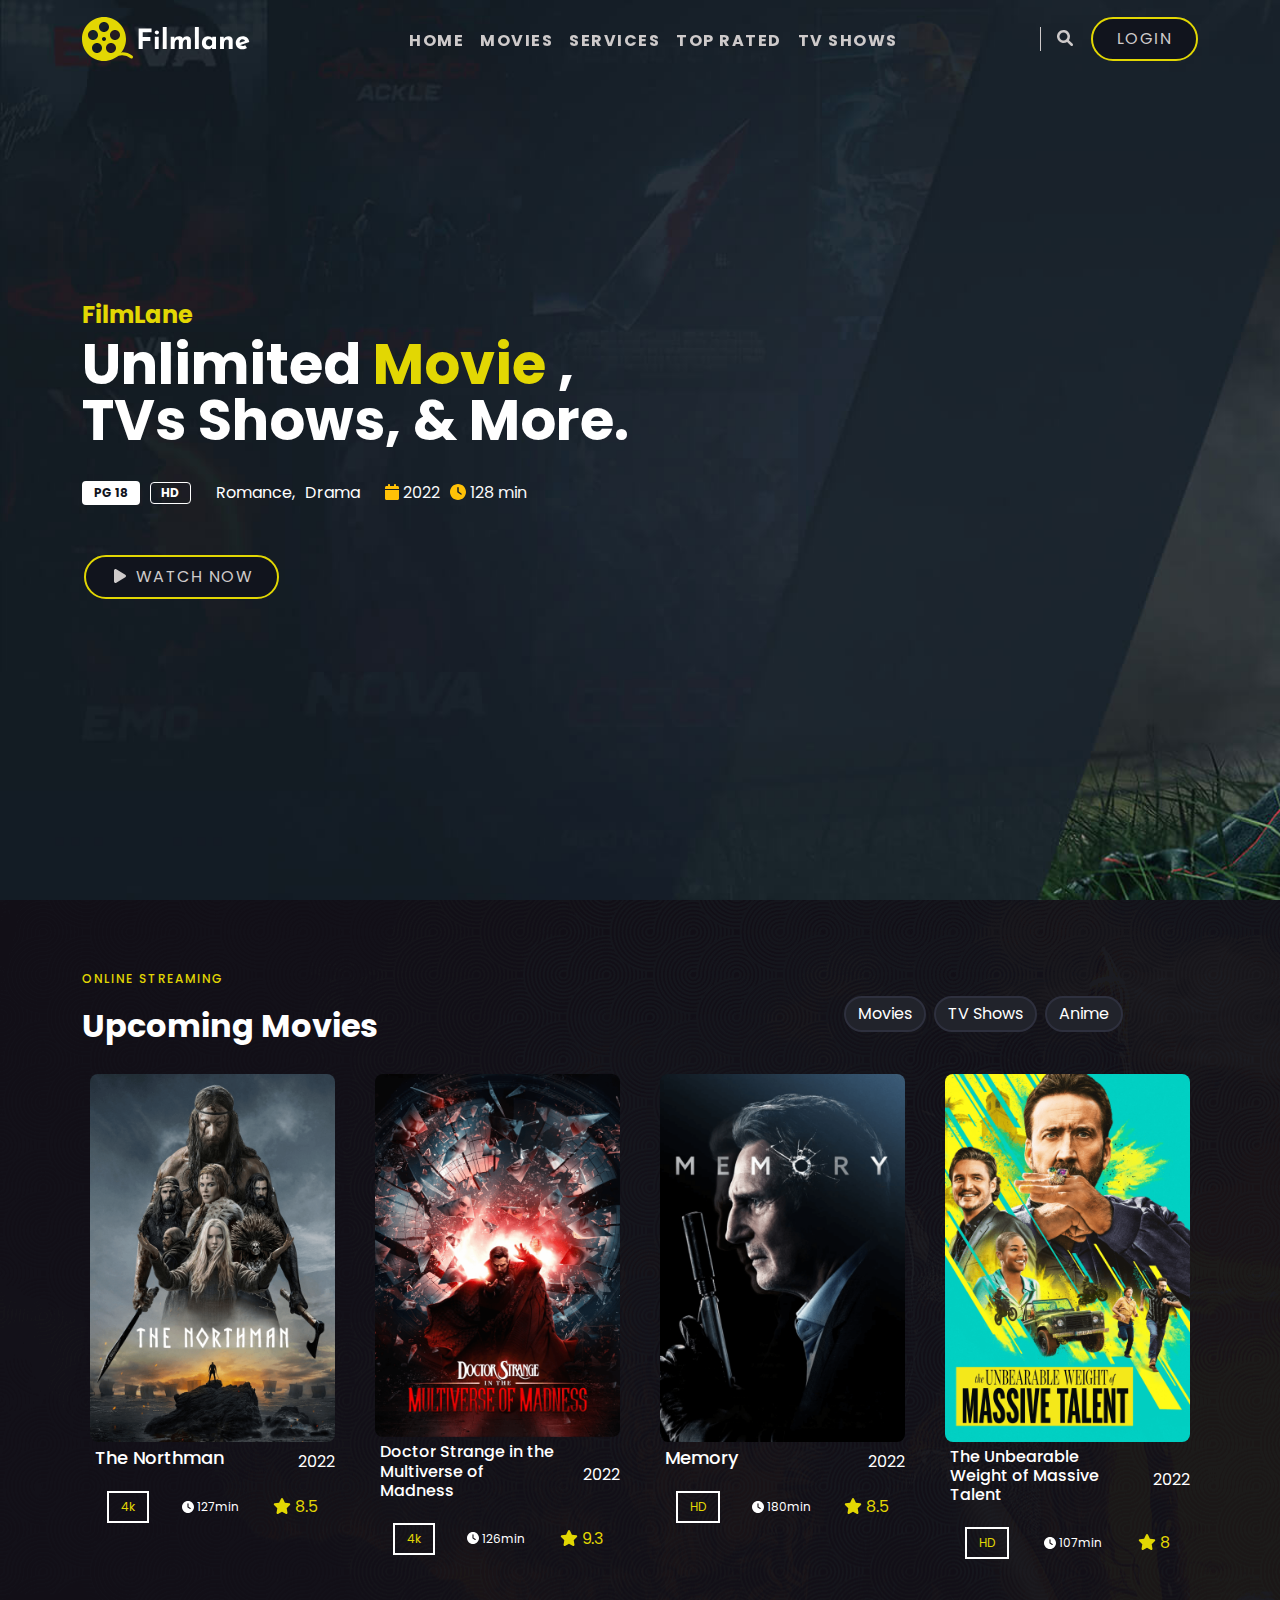
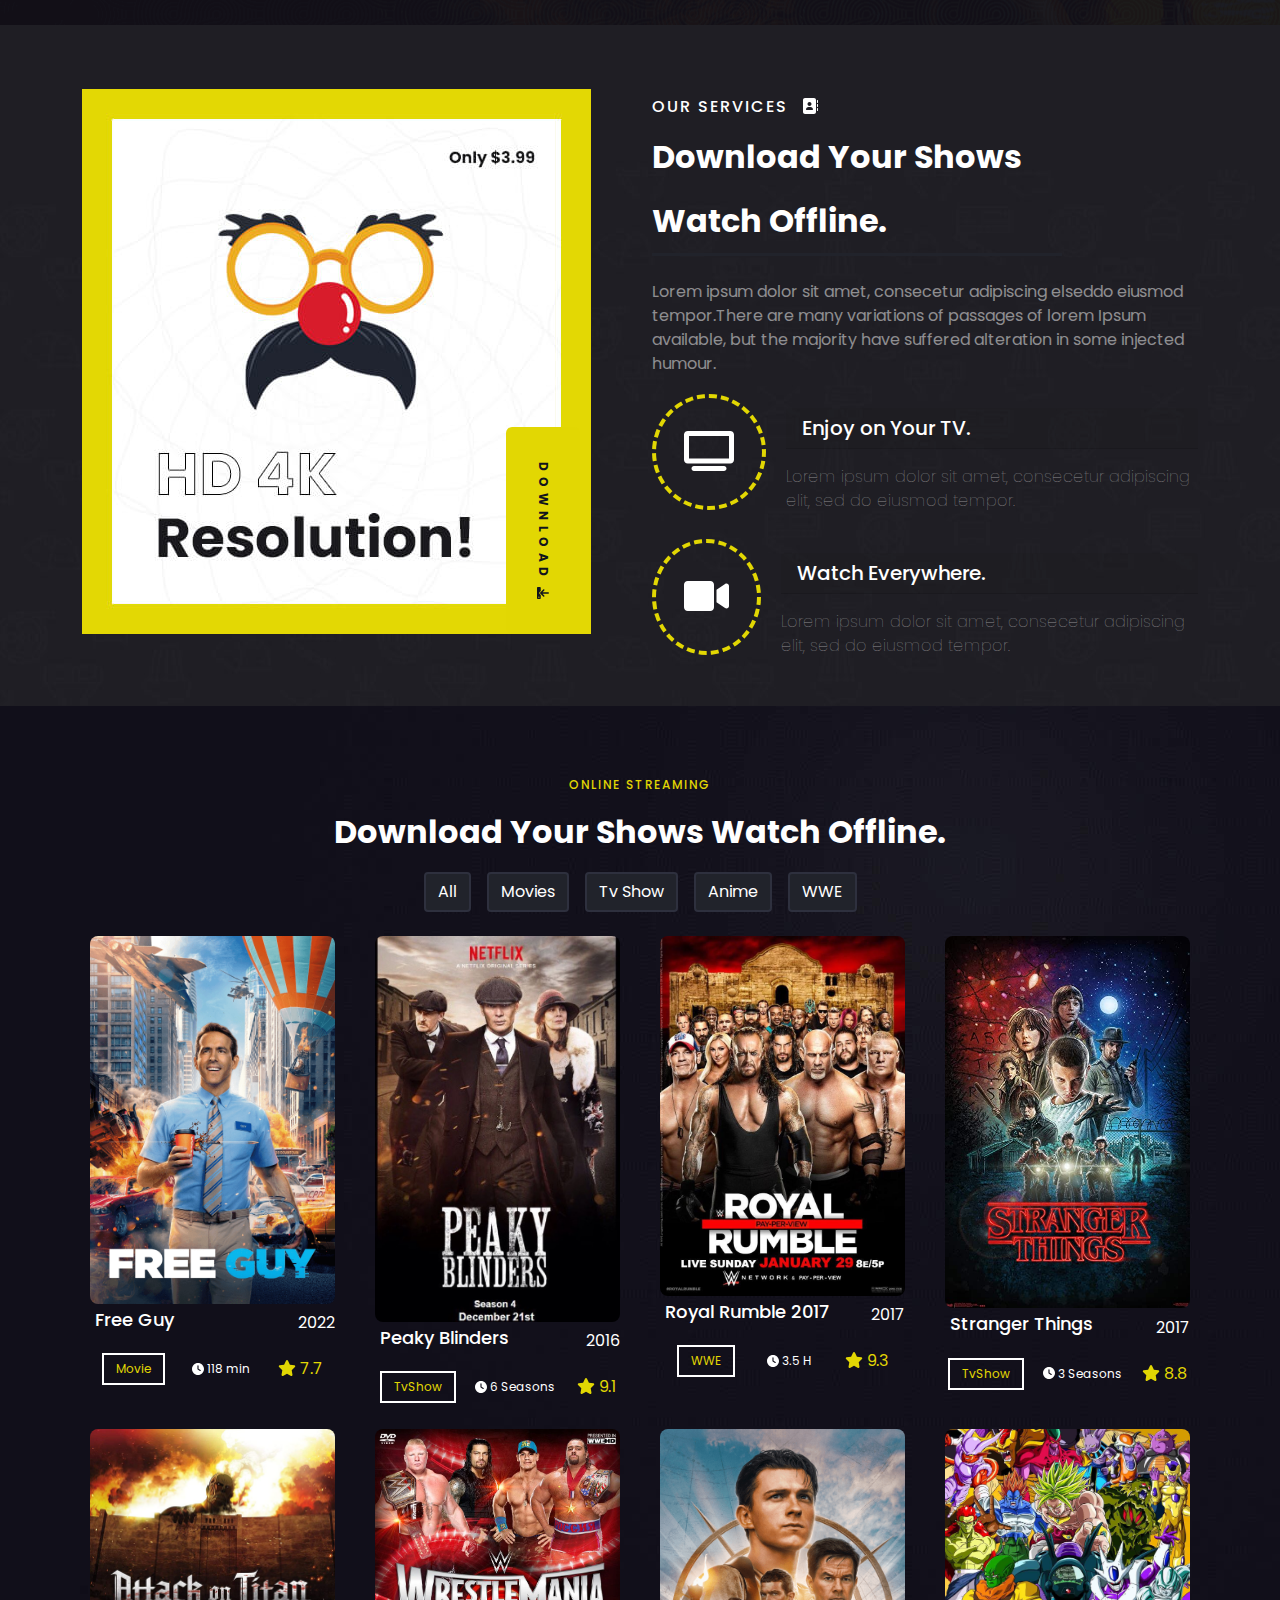
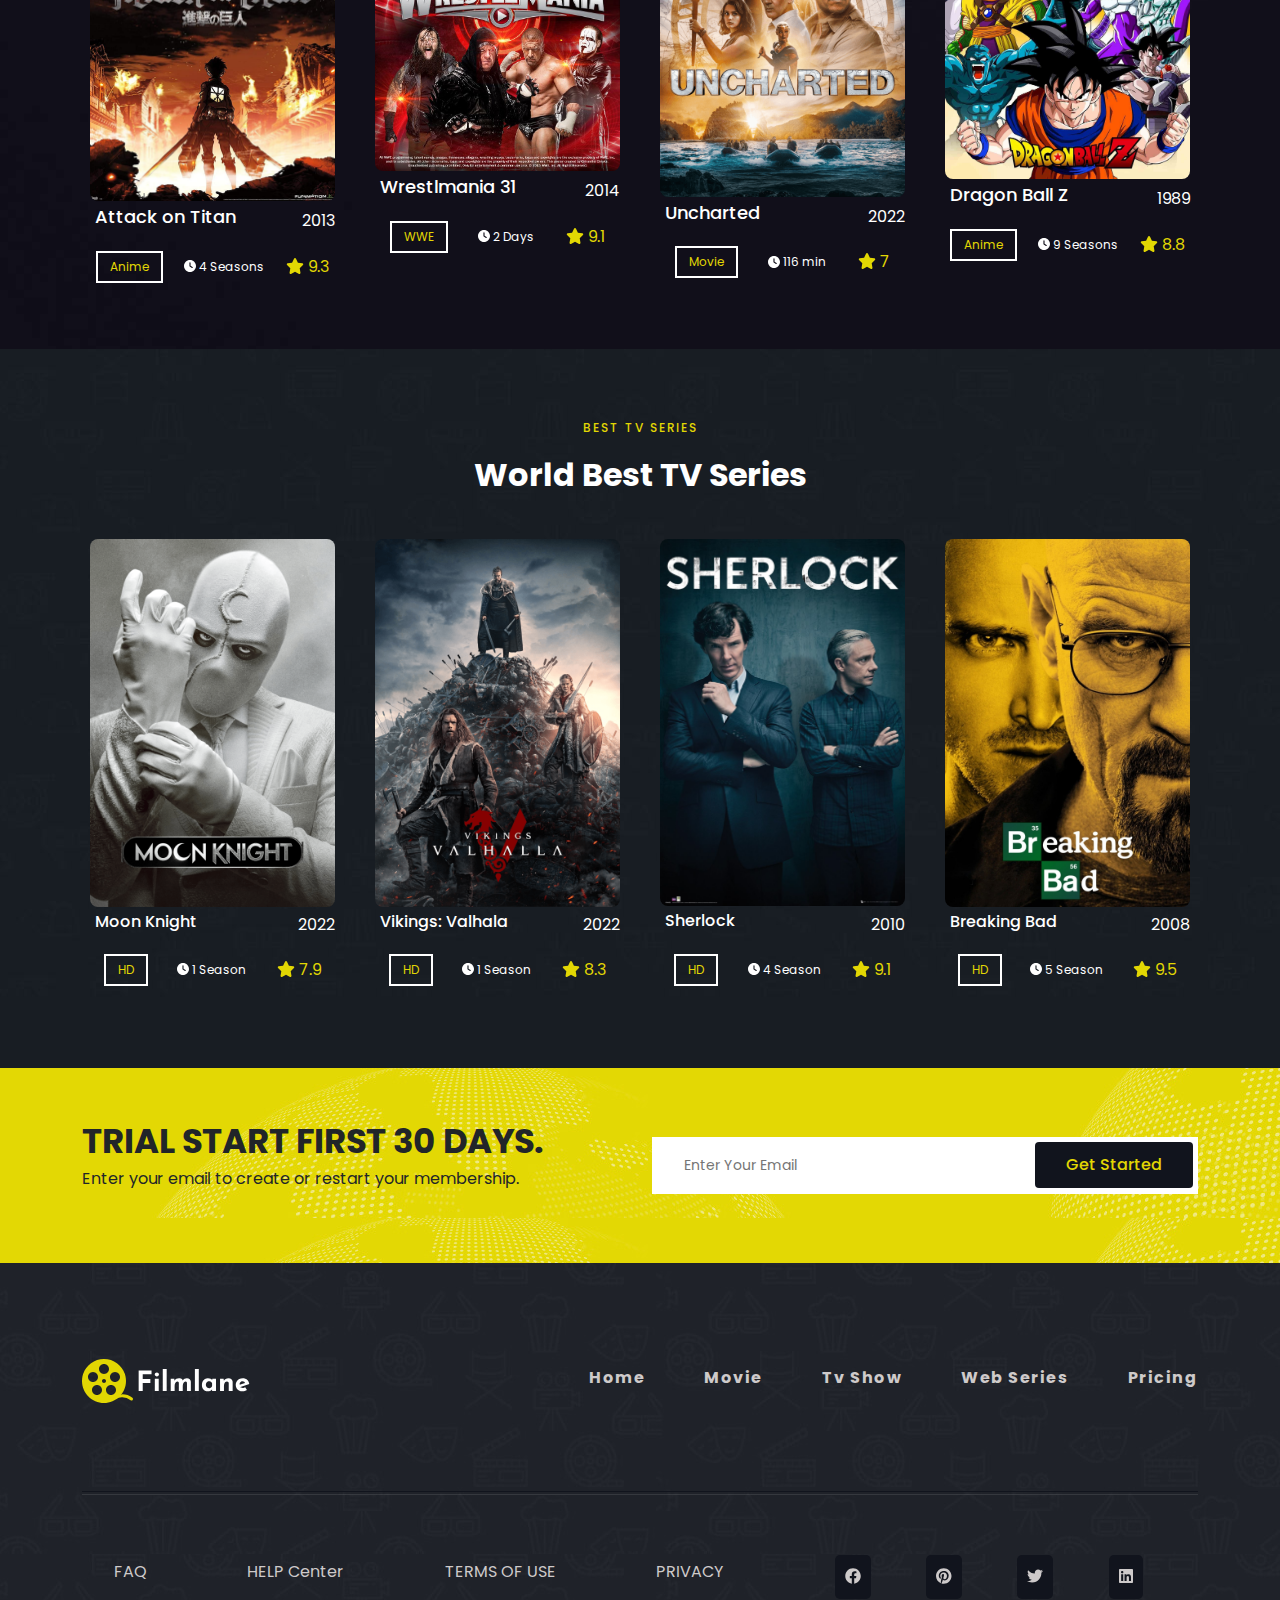
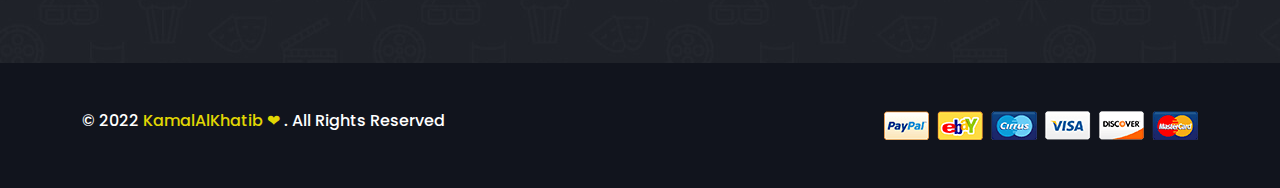
<file: index.html>
<!DOCTYPE html>
<html lang="en">

<head>
    <meta charset="UTF-8">
    <meta http-equiv="X-UA-Compatible" content="IE=edge">
    <meta name="viewport" content="width=device-width, initial-scale=1.0">
    <title>FilmLane</title>
    <link rel="stylesheet" href="css/bootstrap.min.css">
    <link rel="stylesheet" href="css/all.min.css">
    <link rel="stylesheet" href="css/style.css">
    <link rel="preconnect" href="https://fonts.googleapis.com">
    <link rel="preconnect" href="https://fonts.gstatic.com" crossorigin>
    <link href="https://unpkg.com/aos@2.3.1/dist/aos.css" rel="stylesheet">
    <link
        href="https://fonts.googleapis.com/css2?family=Black+Han+Sans&family=Jost:wght@300&family=Nunito:wght@600&family=Poppins:wght@500&family=Roboto:wght@100;300;400&display=swap"
        rel="stylesheet">
</head>

<body>
    <nav class="navbar navbar-expand-lg position-fixed w-100 ">
        <div class="container">
            <a class="navbar-brand" href="#">
                <img src="imgs/logo.svg" class="img-fluid" alt="">
            </a>
            <button class="navbar-toggler " type="button" data-bs-toggle="collapse"
                data-bs-target="#navbarSupportedContent" aria-controls="navbarSupportedContent" aria-expanded="false"
                aria-label="Toggle navigation">
                <span class="toggler-icon top-bar"></span>
                <span class="toggler-icon middle-bar"></span>
                <span class="toggler-icon bottom-bar"></span>
            </button>
            <div class="collapse navbar-collapse show-links" id="navbarSupportedContent">
                <ul class="navbar-nav d-flex m-auto mb-2 align-items-center mb-lg-0 text-uppercase ">
                    <li class="nav-item">
                        <a class="nav-link active" aria-current="page" href="#hero">Home</a>
                    </li>
                    <li class="nav-item">
                        <a class="nav-link" href="#movies">Movies</a>
                    </li>
                    <li class="nav-item">
                        <a class="nav-link" href="#services">Services</a>
                    </li>
                    <li class="nav-item">
                        <a class="nav-link" href="#top-rated">Top Rated</a>
                    </li>
                    <li class="nav-item">
                        <a class="nav-link" href="#tv-shows">Tv Shows</a>
                    </li>
                </ul>
                <div class="search ps-3 pe-3 d-none d-lg-block">
                    <i class="fa-solid fa-magnifying-glass"></i>
                </div>
                <a href="#">
                    <button class="btn main-btn ">
                        Login
                    </button>
                </a>
            </div>
        </div>
    </nav>
    <div class="container">
        <button class="btn translate-middle scroll-to-top">
            <i class="fa-solid fa-arrow-up"></i>
        </button>
    </div>
    <div class="hero d-flex  align-items-center" id="hero">
        <div class="container mb-5">
            <div class="hero-content">
                <h5 class="hero-subtitle mt-5">FilmLane</h5>
                <div class=" display-4 fw-bold hero-title lh-1">Unlimited <span class="hero-title-span">
                        Movie
                    </span>
                    , <br> TVs Shows, & More.</div>
            </div>
            <div class="meta-wrapper ">
                <div class="badge-wrapper">
                    <div class="badge badge-fill">PG 18</div>
                    <div class="badge badge-outline">HD</div>
                </div>
                <div class="ganre-wrapper">
                    <a href="#">Romance,</a>
                    <a href="#">Drama</a>
                </div>
                <div class="date-time text-light">
                    <div>
                        <i class="fa-solid fa-calendar text-warning"></i>
                        2022
                    </div>
                    <div>
                        <i class="fa-solid fa-clock text-warning"></i>
                        128 min
                    </div>
                </div>
            </div>
            <button class="btn main-btn ">
                <i class="fa-solid fa-play mx-1"></i>
                Watch Now
            </button>

        </div>
    </div>
    <div class="new-movies pt-5 pb-5 d-flex align-items-sm-start" id="movies">
        <div class="container">
            <div class="text-content">
                <h6 class="text-uppercase subtitle justify-content-lg-start">
                    online streaming
                </h6>
                <div class="row justify-content-between flex-wrap">
                    <div class="col-4 ">
                        <h2 class="fw-bold text-white lh-lg">Upcoming Movies</h2>
                    </div>
                    <div class="col-lg-4 text-md-start ">
                        <button class="movies-btn btn ">Movies </button>
                        <button class="movies-btn btn ">TV Shows</button>
                        <button class="movies-btn btn ">Anime</button>
                    </div>
                </div>

            </div>
            <div class="row">
                <div class="col-md-6 col-lg-3">
                    <div class="movies-box">
                        <a href="details.html">
                            <img class="img-fluid" src="imgs/Northman.png" alt="">
                        </a>
                        <div class="title-wrapper">
                            <h4 class="movies-box-card-name">The Northman</h4>
                            <div class="movies-card-year">2022</div>
                        </div>
                        <div class="middle-wrapper">
                            <div class="movies-card-quality">4k</div>
                            <div class="movies-card-minutes">
                                <i class="fa-solid fa-clock"></i>
                                127min
                            </div>
                            <div class="movies-card-rate">
                                <i class="fa-solid fa-star"></i>
                                8.5
                            </div>

                        </div>
                    </div>
                </div>


                <div class="col-md-6 col-lg-3">
                    <div class="movies-box ">
                        <a href="details.html">

                            <img class="img-fluid" src="imgs/doctor-strange.png" alt="">
                        </a>
                        <div class="title-wrapper">
                            <h4 class="movies-box-card-name fs-6">Doctor Strange in the Multiverse of Madness</h4>
                            <div class="movies-card-year">2022</div>
                        </div>
                        <div class="middle-wrapper">
                            <div class="movies-card-quality">4k</div>
                            <div class="movies-card-minutes">
                                <i class="fa-solid fa-clock"></i>
                                126min
                            </div>
                            <div class="movies-card-rate">
                                <i class="fa-solid fa-star"></i>
                                9.3
                            </div>

                        </div>
                    </div>
                </div>
                <div class="col-md-6 col-lg-3">

                    <div class="movies-box">
                        <a href="details.html">
                            <img class="img-fluid" src="imgs/Memory.png" alt="">
                        </a>
                        <div class="title-wrapper">
                            <h5 class="movies-box-card-name">Memory</h5>
                            <div class="movies-card-year">2022</div>
                        </div>
                        <div class="middle-wrapper">
                            <div class="movies-card-quality">HD</div>
                            <div class="movies-card-minutes">
                                <i class="fa-solid fa-clock"></i>
                                180min
                            </div>
                            <div class="movies-card-rate">
                                <i class="fa-solid fa-star"></i>
                                8.5
                            </div>


                        </div>
                    </div>
                </div>
                <div class="col-md-6 col-lg-3">
                    <div class="movies-box ">
                        <a href="details.html">

                            <img class="img-fluid" src="imgs/unbearable.png" alt="">
                        </a>
                        <div class="title-wrapper">
                            <h4 class="movies-box-card-name fs-6">The Unbearable Weight of Massive Talent</h4>
                            <div class="movies-card-year">2022</div>
                        </div>
                        <div class="middle-wrapper">
                            <div class="movies-card-quality">HD</div>
                            <div class="movies-card-minutes">
                                <i class="fa-solid fa-clock"></i>
                                107min
                            </div>
                            <div class="movies-card-rate">
                                <i class="fa-solid fa-star"></i>
                                8
                            </div>

                        </div>
                    </div>
                </div>
            </div>
        </div>
    </div>
    <div class="services pt-5 pb-5" id="services">
        <div class="container">
            <div class="row">
                <div class="col-lg-6 col-md-12">
                    <div class="img-fluid services-img mt-3" alt="">
                        <a href="#" class="services-img-btn">
                            Download
                            <span>
                                <i class="fa-solid fa-download "></i>
                            </span>
                        </a>
                    </div>
                </div>

                <div class="col-lg-6 col-md-12">
                    <div class="text-content">

                        <h6 class="text-uppercase subtitle fs-6 text-white justify-content-lg-center ">
                            OUR SERVICES
                            <i class="fa-solid fa-address-book px-2"></i>
                        </h6>
                        <h2 class="fw-bold text-white lh-lg w-75 services-header">Download Your Shows Watch Offline.
                        </h2>
                        <p class="para-text text-white-50 pt-3">
                            Lorem ipsum dolor sit amet, consecetur adipiscing elseddo eiusmod tempor.There are many
                            variations of passages of lorem Ipsum available, but the majority have suffered
                            alteration
                            in
                            some injected humour.
                        </p>

                        <div class="small-card d-flex align-items-center text-white-50 mb-4">
                            <div class="card-icon">
                                <i class="fa-solid fa-tv"></i>
                            </div>
                            <div class="card-content">
                                <h5 class="card-header text-white justify-content-lg-start mt-3 mb-3">Enjoy on Your
                                    TV.
                                </h5>
                                <div class="card-text fw-lighter"> Lorem ipsum dolor sit amet, consecetur adipiscing
                                    elit, sed
                                    do
                                    eiusmod tempor.</div>
                            </div>
                        </div>
                        <div class="small-card d-flex align-items-center text-white-50">
                            <div class="card-icon">
                                <i class="fa-solid fa-video-camera"></i>
                            </div>
                            <div class="card-content">
                                <h5 class="card-header text-white justify-content-lg-start mt-3 mb-3">Watch
                                    Everywhere.
                                </h5>
                                <div class="card-text fw-lighter"> Lorem ipsum dolor sit amet, consecetur adipiscing
                                    elit, sed
                                    do
                                    eiusmod tempor.</div>
                            </div>
                        </div>
                    </div>
                </div>
            </div>
        </div>
    </div>

    <div class="top-rated pt-5 pb-5" id="top-rated">
        <div class="container">
            <div class="text-content text-center">
                <h6 class="text-uppercase subtitle justify-content-lg-start">
                    online streaming
                </h6>
                <h2 class="fw-bold text-dark lh-lg w-100 text-white ">Download Your Shows Watch Offline.
                </h2>
                <div class="top-rated-btns d-flex justify-content-center align-items-center gap-3 ">
                    <button class="top-rated-btn btn" data-card="all">All</button>
                    <button class="top-rated-btn btn" data-card="Movie">Movies</button>
                    <button class="top-rated-btn btn" data-card="TvShow">Tv Show</button>
                    <button class="top-rated-btn btn" data-card="Anime">Anime</button>
                    <button class="top-rated-btn btn" data-card="WWE">WWE</button>
                </div>
            </div>
            <div class="cards">
                <div class="row mt-3">
                </div>
            </div>
        </div>
    </div>

    <div class="tv-shows pt-5 pb-5" id="tv-shows">
        <div class="container">
            <div class="text-content text-center">
                <h6 class="text-uppercase subtitle justify-content-lg-start ">
                    Best TV Series
                </h6>
                <h2 class="fw-bold text-dark lh-lg w-100 text-white ">World Best TV Series
                </h2>
            </div>
            <div class="tv-shows-card pt-3 pb-3">
                <div class="row">
                    <div class="col-lg-3 col-md-6">
                        <div class="movies-box ">
                            <a href="details.html">

                                <img class="img-fluid" src="imgs/series-1.png" alt="">
                            </a>
                            <div class="title-wrapper">
                                <h4 class="movies-box-card-name fs-6">Moon Knight</h4>
                                <div class="movies-card-year">2022</div>
                            </div>
                            <div class="middle-wrapper">
                                <div class="movies-card-quality">HD</div>
                                <div class="movies-card-minutes">
                                    <i class="fa-solid fa-clock"></i>
                                    1 Season
                                </div>
                                <div class="movies-card-rate">
                                    <i class="fa-solid fa-star"></i>
                                    7.9
                                </div>
                            </div>
                        </div>
                    </div>
                    <div class="col-lg-3 col-md-6">
                        <div class="movies-box ">
                            <a href="details.html">

                                <img class="img-fluid" src="imgs/series-3.png" alt="">
                            </a>
                            <div class="title-wrapper">
                                <h4 class="movies-box-card-name fs-6">Vikings: Valhala</h4>
                                <div class="movies-card-year">2022</div>
                            </div>
                            <div class="middle-wrapper">
                                <div class="movies-card-quality">HD</div>
                                <div class="movies-card-minutes">
                                    <i class="fa-solid fa-clock"></i>
                                    1 Season
                                </div>
                                <div class="movies-card-rate">
                                    <i class="fa-solid fa-star"></i>
                                    8.3
                                </div>
                            </div>
                        </div>
                    </div>
                    <div class="col-lg-3 col-md-6">
                        <div class="movies-box ">
                            <a href="details.html">

                                <img class="img-fluid" src="imgs/series-2.jpg" alt="">
                            </a>
                            <div class="title-wrapper">
                                <h4 class="movies-box-card-name fs-6">Sherlock</h4>
                                <div class="movies-card-year">2010</div>
                            </div>
                            <div class="middle-wrapper">
                                <div class="movies-card-quality">HD</div>
                                <div class="movies-card-minutes">
                                    <i class="fa-solid fa-clock"></i>
                                    4 Season
                                </div>
                                <div class="movies-card-rate">
                                    <i class="fa-solid fa-star"></i>
                                    9.1
                                </div>
                            </div>
                        </div>
                    </div>
                    <div class="col-lg-3 col-md-6">
                        <div class="movies-box ">
                            <a href="details.html">

                                <img class="img-fluid" src="imgs/breakingBad.jpg" alt="">
                            </a>
                            <div class="title-wrapper">
                                <h4 class="movies-box-card-name fs-6">Breaking Bad</h4>
                                <div class="movies-card-year">2008</div>
                            </div>
                            <div class="middle-wrapper">
                                <div class="movies-card-quality">HD</div>
                                <div class="movies-card-minutes">
                                    <i class="fa-solid fa-clock"></i>
                                    5 Season
                                </div>
                                <div class="movies-card-rate">
                                    <i class="fa-solid fa-star"></i>
                                    9.5
                                </div>
                            </div>
                        </div>
                    </div>
                </div>
            </div>
        </div>
    </div>

    <div class="subscribe pt-5 pb-5 text-center text-md-start">
        <div class="container">
            <div class="row align-items-center ">
                <div class="col-lg-6 col-md-6 mb-4">
                    <div class="subscribe-title">TRIAL START FIRST 30 DAYS.</div>
                    <div class="subscribe-subtitle">Enter your email to create or restart your membership.</div>
                </div>
                <div class="col-lg-6 col-md-6 ">
                    <div class="sub-form position-relative">
                        <input type="email" class="sub-inp" placeholder="Enter Your Email ">
                        <button class="btn sub-btn">Get Started</button>
                    </div>
                </div>
            </div>
        </div>
    </div>
    <div class="footer pt-5 pb-5 text-md-start text-center">
        <div class="footer-top">
            <div class="container">
                <div class="row align-items-center">
                    <div class="col-lg-5 mb-5 mt-5">
                        <img src="imgs/logo.svg" alt="" class="img-fluid">
                    </div>
                    <div class="col-lg-7">
                        <ul class="ul-top ">
                            <li class="nav-item">Home</li>
                            <li class="nav-item">Movie</li>
                            <li class="nav-item">Tv Show</li>
                            <li class="nav-item">Web Series</li>
                            <li class="nav-item">Pricing</li>
                        </ul>
                    </div>

                </div>
                <div class="divider"></div>
                <div class="row mt-3 align-items-center">
                    <div class="col-lg-7">

                        <ul class="ul-bottom-start">
                            <li>FAQ</li>
                            <li>HELP Center</li>
                            <li>TERMS OF USE</li>
                            <li>PRIVACY</li>
                        </ul>
                    </div>
                    <div class="col-lg-5">

                        <ul class="ul-bottom-end text-md-end">
                            <li>
                                <i class="fa-brands fa-facebook"></i>
                            </li>
                            <li>
                                <i class="fa-brands fa-pinterest"></i>
                            </li>
                            <li>
                                <i class="fa-brands fa-twitter"></i>
                            </li>
                            <li>
                                <i class="fa-brands fa-linkedin"></i>
                            </li>
                        </ul>
                    </div>
                </div>
            </div>
        </div>
    </div>
    <div class="footer-bottom pt-5 pb-5 text-md-start">
        <div class="container">
            <div class="footer-end d-flex justify-content-between">
                <h5 class="footer-subtitle fs-6">
                    © 2022 <span> KamalAlKhatib ❤ </span>. All Rights Reserved
                </h5>
                <div class="footer-img">
                    <img src="imgs/ads.png" alt="" class="img-fluid">
                </div>
            </div>
        </div>
    </div>

    <script src="js/bootstrap.bundle.min.js"></script>
    <script src="js/all.min.js"></script>
    <script src="js/app.js"></script>
</body>

</html>
</file>
<file: css/style.css>
* {
    margin: 0;
    padding: 0;
    box-sizing: border-box;
}

:root {
    --main-color: hsl(225, 25%, 9%);
    --text-color: hsl(0, 3%, 80%);
    --yellow-color: hsl(57, 97%, 45%);
    --white-color: hsl(0, 100%, 100%);
    --btn-color: hsl(225, 25%, 9%);
    --btn-border: hsl(229, 15%, 21%);
    --movies-btn-background: hsl(228, 13%, 15%);
    --fs-11: 12px;
    --fw-700: 700;
    --transition: 0.15s ease;
}

body {
    font-family: Poppins;
    overflow-x: hidden;
}

.navbar {
    padding: 12px;
    transition: .2s;
    position: relative;
    z-index: 2;
}

.scroll-to-top {
    position: fixed;
    bottom: 20px;
    right: 30px;
    background: var(--yellow-color);
    width: 50px;
    height: 50px;
    border-radius: 50%;
    display: none;
}

.scroll-to-top i {
    color: var(--main-color);
}


.navbar .nav-link {
    color: var(--text-color);
    letter-spacing: 1.5px;
    font-weight: var(--fw-700);
    transition: var(--transition);
}

.navbar .nav-link:hover {
    color: var(--yellow-color);
}

.main-btn {
    padding: .5rem 1.5rem;
    border-radius: 50px;
    border: 2px solid var(--yellow-color);
    background: var(--btn-color);
    color: var(--text-color);
    text-transform: uppercase;
    letter-spacing: 1.5px;
    margin-left: 2px;
}

.main-btn:hover {
    background: var(--yellow-color);
    color: var(--main-color);
}

.search {
    border-left: 1px solid var(--text-color);
    cursor: pointer;
}

.navbar .search svg {
    color: var(--text-color);
}


.navbar-toggler {
    border: 0 !important;
}

.navbar-toggler:focus,
.navbar-toggler:active,
.navbar-toggler-icon:focus {
    outline: none !important;
    box-shadow: none !important;
    border: 0 !important;
}


.toggler-icon {
    width: 30px;
    height: 3px;
    background-color: #e74c3c;
    display: block;
    transition: all 0.2s;
}

.middle-bar {
    margin: 5px auto;
}

.navbar-toggler .top-bar {
    transform: rotate(45deg);
    transform-origin: 10% 10%;
}

.navbar-toggler .middle-bar {
    opacity: 0;
    filter: alpha(opacity=0);
}

.navbar-toggler .bottom-bar {
    transform: rotate(-45deg);
    transform-origin: 10% 90%;
}

.navbar-toggler.collapsed .top-bar {
    transform: rotate(0);
}

.navbar-toggler.collapsed .middle-bar {
    opacity: 1;
    filter: alpha(opacity=100);
}

.navbar-toggler.collapsed .bottom-bar {
    transform: rotate(0);
}

.navbar-toggler.collapsed .toggler-icon {
    background-color: var(--text-color);
}

.navbar-collapse {
    transition: .5s ease-in-out;
}

.show {
    background-color: var(--main-color);
    text-align: center;
    padding: 2rem;
}

/* END Navbar */

.hero {
    background-image: url('../imgs/hero-bg.jpg');
    height: 100vh;
    width: 100vw;
    background-size: cover;
}

.hero-content {
    margin-bottom: 2rem;
}

.hero-subtitle {
    color: var(--yellow-color);
    font-size: 24px;
    font-weight: var(--fw-700);
}

.hero-title {
    color: var(--white-color);
}

.hero-title-span {
    color: var(--yellow-color);
}

.meta-wrapper {
    display: flex;
    justify-content: start;
    align-items: center;
    flex-wrap: wrap;
    gap: 15px 25px;
    margin-bottom: 50px;
}

.badge-wrapper,
.ganre-wrapper,
.date-time {
    display: flex;
    flex-wrap: wrap;
    align-items: center;
    gap: 5px 10px;
}

.badge {
    font-size: var(--fs-11);
    border: 2px solid transparent;
    padding: 4px 10px;
    font-weight: var(--fw-700);
}

.badge.badge-fill {
    background-color: var(--white-color);
    color: var(--main-color);
}

.badge.badge-outline {
    color: var(--white-color);
    border: 1px solid var(--white-color);

}

.meta-wrapper .ganre-wrapper a {
    color: var(--white-color);
    text-decoration: none;
}

.meta-wrapper .ganre-wrapper a:hover {
    color: var(--yellow-color);
}

.meta-wrapper .date-time {
    color: var(--yellow-color);
}


/* New Movies Section */
.new-movies {
    width: 100%;
    height: fit-content;
    background-image: url('../imgs/top-movies.png');
    background-color: cover;
}

.text-content {
    margin-top: 1.5rem;
}

.subtitle {
    color: var(--yellow-color);
    font-size: 12px;
    letter-spacing: 2px;
}

.movies-btn {
    border: 2px solid var(--btn-border);
    background-color: var(--movies-btn-background);
    padding: 4px 12px;
    color: white;
    border-radius: 20px;
    margin: 2px;
}

.movies-btn:hover {
    color: white;
}

.movies-box {
    color: var(--yellow-color);
    padding: 8px;
    transition: var(--transition);
}

.movies-box img {
    object-fit: cover;
}


.movies-box img:hover {
    box-shadow:
        0 4px 4px rgba(0, 0, 0, .1),
        0 8px 8px rgba(0, 0, 0, .1),
        0 16px 16px rgba(0, 0, 0, .1),
        0 32px 32px rgba(0, 0, 0, .15),
        0 64px 64px rgba(0, 0, 0, .15);

    transition: box-shadow .3s ease-out;

}

.movies-box img {
    border-radius: .5rem;
}

.movies-box-card-name {
    font-size: 18px;
    padding: 5px;
}

.movies-box-card-name:hover,
.movies-card-year:hover {
    color: var(--yellow-color);
    cursor: pointer;
}

.movies-box .title-wrapper {
    display: flex;
    justify-content: space-between;
    align-items: center;
    gap: 20px;
    margin-bottom: 10px;
    color: var(--white-color);
}

.movies-box .middle-wrapper {
    display: flex;
    color: var(--yellow-color);
    margin-bottom: 10px;
    justify-content: space-evenly;
    align-items: center;
    gap: 15px;
}


.movies-box .middle-wrapper .movies-card-quality {
    border: 2px solid var(--white-color);
    padding: 5px 12px;
    font-size: 12px;
}


.movies-box .middle-wrapper .movies-card-minutes {
    color: var(--white-color);
    margin-right: 2px;
    font-size: 12px;
}

.movies-box .middle-wrapper i svg {
    color: var(--yellow-color);
}

/* services Section */
.services {
    background-image: url('../imgs/service-bg.jpg');
    background: cover no-repeat;
    width: 100%;
    height: fit-content;
}


.services-banner {
    position: relative;
}

.services-header {
    border-bottom: 3px solid var(--movies-btn-background);
}

.small-card {
    display: flex;
    align-items: center;
    gap: 20px;
}

.small-card .card-icon {
    border: 4px dashed var(--yellow-color);
    padding: 24px 28px;
    border-radius: 50%;
    color: white;
    font-size: 40px;
    transition: .5s ease;
}

.small-card .card-icon:hover {
    color: var(--yellow-color);
}

.small-card .card-content {
    width: calc(100% - 115px);
}

.services-img {
    width: 509px;
    height: 545px;
    background: url('../imgs/service-banner.jpg');
    position: relative;
}


.services-img-btn:not(i) {
    position: absolute;
    bottom: 0;
    text-decoration: none;
    right: calc(50px + 35px);
    background: var(--yellow-color);
    color: var(--btn-color);
    font-size: var(--fs-11);
    text-transform: uppercase;
    font-weight: var(--fw-700);
    letter-spacing: 5px;
    display: flex;
    align-items: center;
    gap: 5px;
    transform: rotate(0.25turn);
    transform-origin: bottom right;
    padding: 28px 35px;
    border-radius: 6px;
}

.services-img-btn:hover {
    color: var(--btn-color);
}

@media (max-width:558px) {
    .services-img-btn:not(i) {
        bottom: -175px;
        right: 60px;
        padding: 20px 27px;
    }

}

/* TopRated Section */
.top-rated {
    width: 100%;
    height: fit-content;
    background-image: url('../imgs/top-rated-bg.jpg');
    background: cover no-repeat;
}

.top-rated-btn {
    border: 2px solid var(--btn-border);
    color: var(--white-color);
    background-color: var(--movies-btn-background);

}

.top-rated-btn:hover {
    color: var(--white-color);
}

/* Tv Shows Section */

.tv-shows {
    width: 100%;
    height: fit-content;
    background-image: url('../imgs/tv-series-bg.jpg');
    background: cover no-repeat;
}

/* Subscribe Section */
.subscribe {
    width: 100%;
    height: fit-content;
    background-image: url('../imgs/cta-bg.jpg');
    background: cover no-repeat;
}

.subscribe-title {
    font-size: 34px;
    font-weight: bold;
    letter-spacing: 0;
}


.sub-inp {
    padding: 18px 32px;
    background: white;
    font-size: 14px;
    color: var(--main-color);
    border: none;
    width: 100%;
}

.sub-btn {
    position: absolute;
    right: 5px;
    top: 50%;
    background: var(--main-color);
    padding: 10px 30px;
    color: var(--yellow-color);
    transform: translateY(-50%);
    font-weight: 500;
}

.sub-btn:hover {
    background-color: var(--yellow-color);
    color: var(--main-color);
    font-weight: 500;
}

.footer {
    background: url('../imgs/footer-bg.jpg');
    background: cover no-repeat;
    height: fit-content;
    width: 100%;
}

.footer .footer-top .ul-top li:hover {
    color: var(--yellow-color);
}

.footer .footer-top .ul-top {
    display: flex;
    align-items: center;
    justify-content: space-between;
    flex-wrap: wrap;
}

.footer .footer-top .ul-top li {
    list-style: none;
    color: var(--text-color);
    cursor: pointer;
    margin-top: 10px;
    flex-wrap: wrap;
    letter-spacing: 1.5px;
    font-weight: var(--fw-700);
    transition: var(--transition);

}

.movies-box {
    cursor: pointer;
}

.footer .footer-top .divider {
    height: 4px;
    margin-block: 40px;
    border-top: 1px solid hsl(225, 25%, 9%);
    border-bottom: 1px solid hsla(0, 0%, 100%, 0.1);
}

.footer .footer-top .ul-bottom-start {
    display: flex;
    align-items: center;
    justify-content: space-between;
    flex-wrap: wrap;
}

.footer .footer-top .ul-bottom-start li {
    list-style: none;
    font-weight: 400;
    transition: var(--transition);
    color: var(--text-color);
    margin-top: 10px;
}

.footer .footer-top .ul-bottom-end {
    display: flex;
    margin-top: 10px;
    align-items: center;
    justify-content: space-evenly;
    flex-wrap: wrap;
}

.footer .footer-top .ul-bottom-end li:hover,
.footer .footer-top .ul-bottom-start li:hover {
    color: var(--yellow-color);
    cursor: pointer;
}

.footer .footer-top .ul-bottom-end li {
    list-style: none;
    font-weight: 400;
    transition: var(--transition);
    background-color: var(--main-color);
    padding: 10px;
    border-radius: 5px;
    color: var(--text-color);
    margin-top: 10px;
}

.footer-bottom {
    height: fit-content;
    color: var(--white-color);
    background: var(--main-color);
}

.footer-bottom span {
    color: var(--yellow-color);
}
</file>
